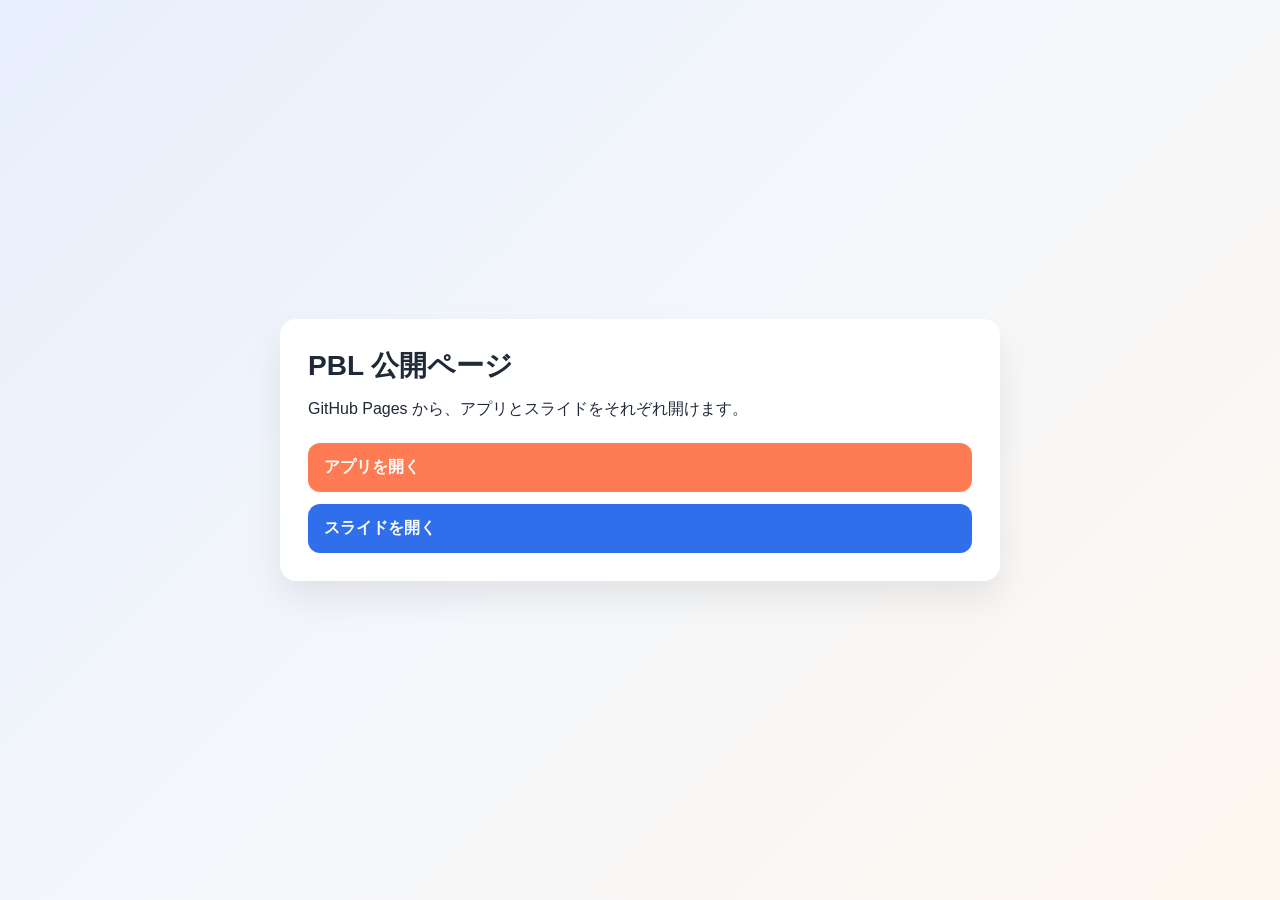
<file: index.html>
<!doctype html>
<html lang="ja">
  <head>
    <meta charset="UTF-8" />
    <meta name="viewport" content="width=device-width, initial-scale=1.0" />
    <title>PBL 公開ページ</title>
    <style>
      :root {
        --bg: #f5f7fb;
        --card: #ffffff;
        --text: #1f2937;
        --accent: #ff7b54;
      }
      * { box-sizing: border-box; }
      body {
        margin: 0;
        min-height: 100vh;
        display: grid;
        place-items: center;
        font-family: "Hiragino Kaku Gothic ProN", "Yu Gothic", sans-serif;
        background: linear-gradient(135deg, #e7eefc 0%, var(--bg) 50%, #fef7ef 100%);
        color: var(--text);
        padding: 24px;
      }
      .wrap {
        width: min(720px, 100%);
        background: var(--card);
        border-radius: 16px;
        padding: 28px;
        box-shadow: 0 18px 35px rgba(0, 0, 0, 0.08);
      }
      h1 { margin: 0 0 10px; font-size: 28px; }
      p { margin: 0 0 20px; line-height: 1.7; }
      .links { display: grid; gap: 12px; }
      a {
        display: block;
        text-decoration: none;
        color: #fff;
        background: var(--accent);
        padding: 14px 16px;
        border-radius: 12px;
        font-weight: 700;
      }
      a:nth-child(2) { background: #2f6feb; }
    </style>
  </head>
  <body>
    <main class="wrap">
      <h1>PBL 公開ページ</h1>
      <p>GitHub Pages から、アプリとスライドをそれぞれ開けます。</p>
      <div class="links">
        <a href="./app/">アプリを開く</a>
        <a href="./slides/">スライドを開く</a>
      </div>
    </main>
  </body>
</html>
</file>
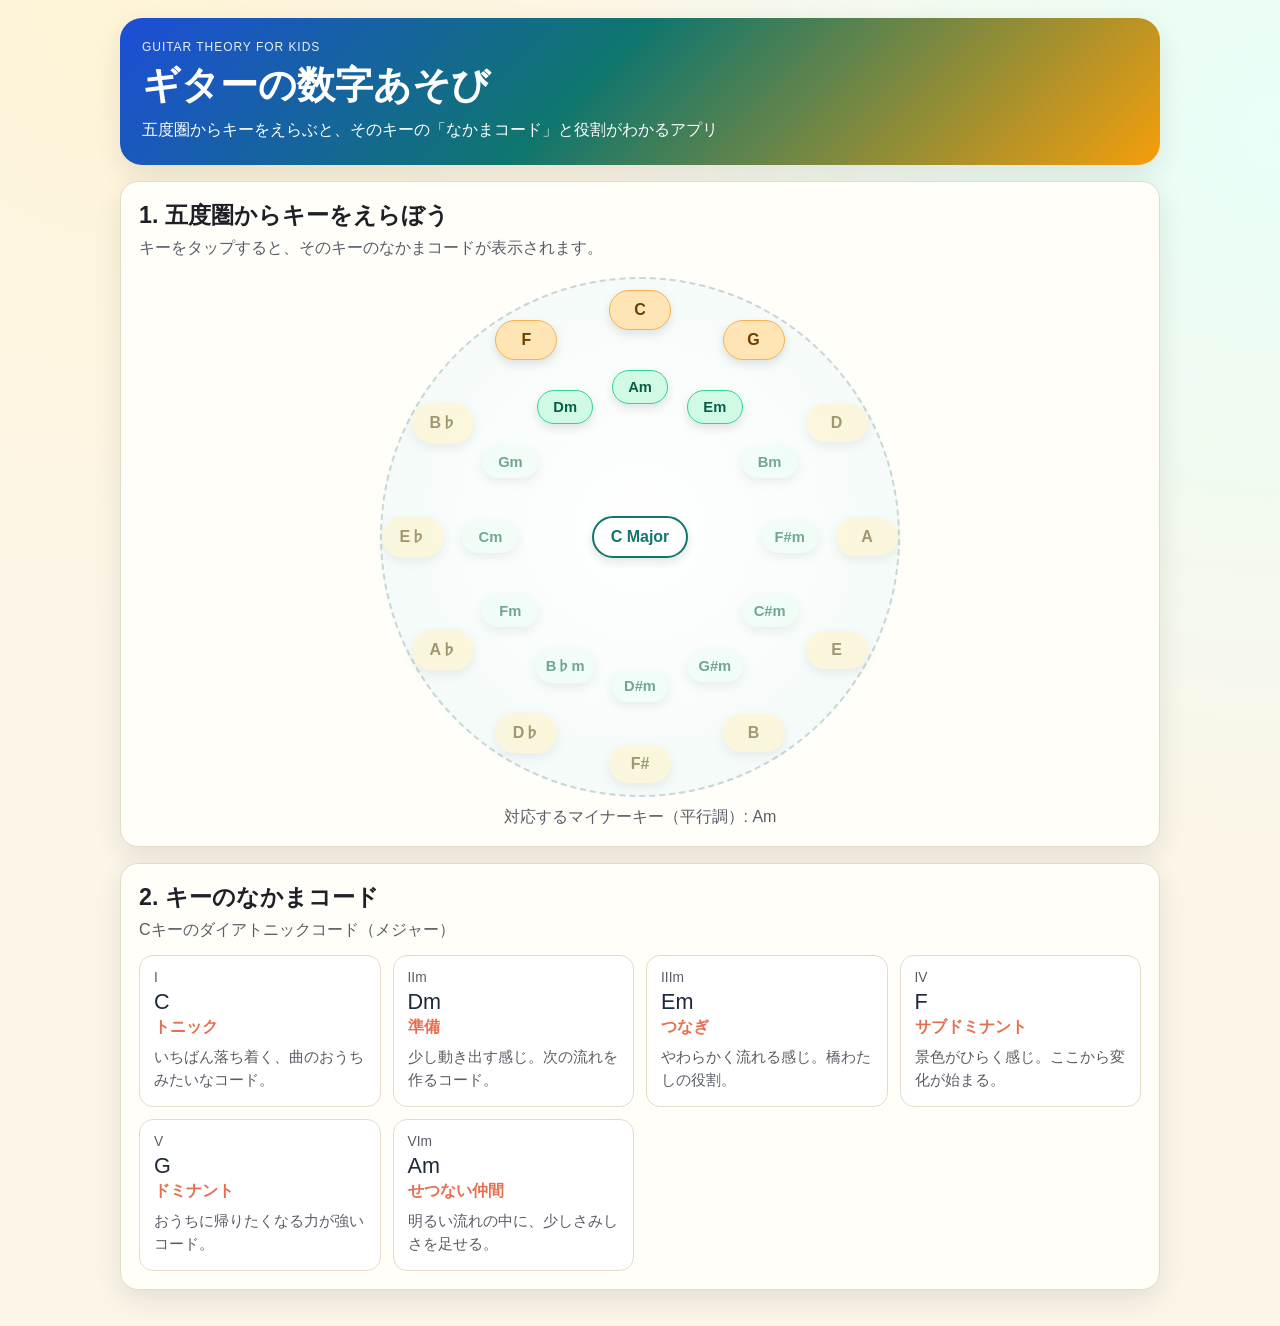
<file: app/index.html>
<!doctype html>
<html lang="ja">
  <head>
    <meta charset="UTF-8" />
    <meta name="viewport" content="width=device-width, initial-scale=1.0" />
    <title>ギターの数字あそび | 五度圏で学ぶダイアトニックコード</title>
    <link rel="stylesheet" href="./styles.css" />
  </head>
  <body>
    <main class="app-shell">
      <header class="hero">
        <p class="eyebrow">Guitar Theory for Kids</p>
        <h1>ギターの数字あそび</h1>
        <p class="hero-copy">五度圏からキーをえらぶと、そのキーの「なかまコード」と役割がわかるアプリ</p>
      </header>

      <section class="panel" aria-labelledby="home-title">
        <div class="panel-header">
          <h2 id="home-title">1. 五度圏からキーをえらぼう</h2>
          <p>キーをタップすると、そのキーのなかまコードが表示されます。</p>
        </div>

        <div class="circle-wrap" role="group" aria-label="五度圏キー選択">
          <div class="circle-note center-note" id="selected-key-chip" aria-live="polite">C</div>
          <div id="circle-notes-layer"></div>
        </div>

        <p id="parallel-minor" class="parallel-minor" aria-live="polite"></p>
      </section>

      <section class="panel" aria-labelledby="key-detail-title">
        <div class="panel-header">
          <h2 id="key-detail-title">2. キーのなかまコード</h2>
          <p id="key-description">キーを選ぶと、ここにダイアトニックコードが表示されます。</p>
        </div>

        <div id="diatonic-grid" class="diatonic-grid"></div>
      </section>
    </main>

    <script src="./app.js"></script>
  </body>
</html>
</file>
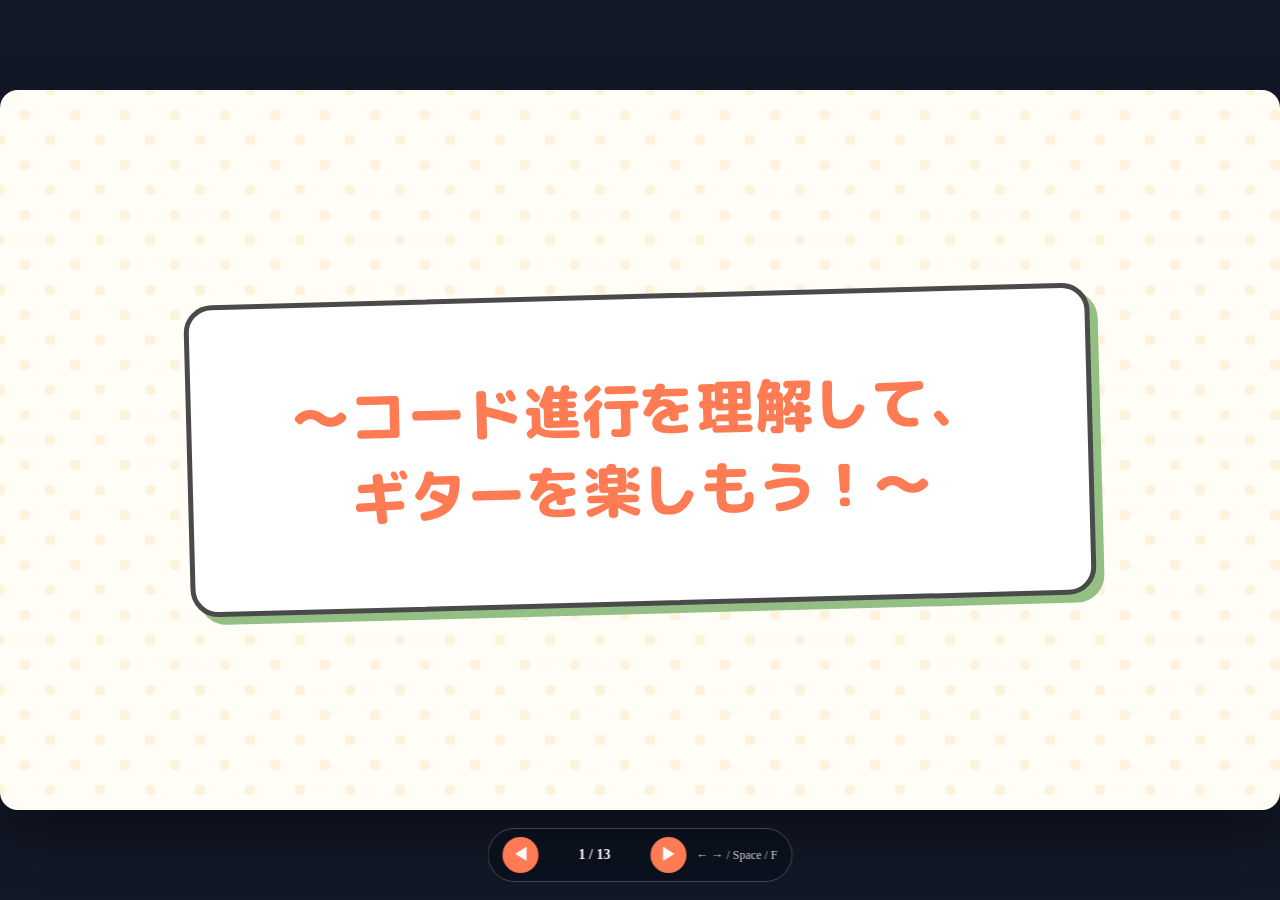
<file: slides/index.html>
<!doctype html>
<html lang="ja">
  <head>
    <meta charset="UTF-8" />
    <meta name="viewport" content="width=device-width, initial-scale=1.0" />
    <title>Slides</title>
    <meta http-equiv="refresh" content="0; url=./presentation.html" />
    <script>
      window.location.replace("./presentation.html");
    </script>
  </head>
  <body>
    <a href="./presentation.html">スライドを開く</a>
  </body>
</html>
</file>
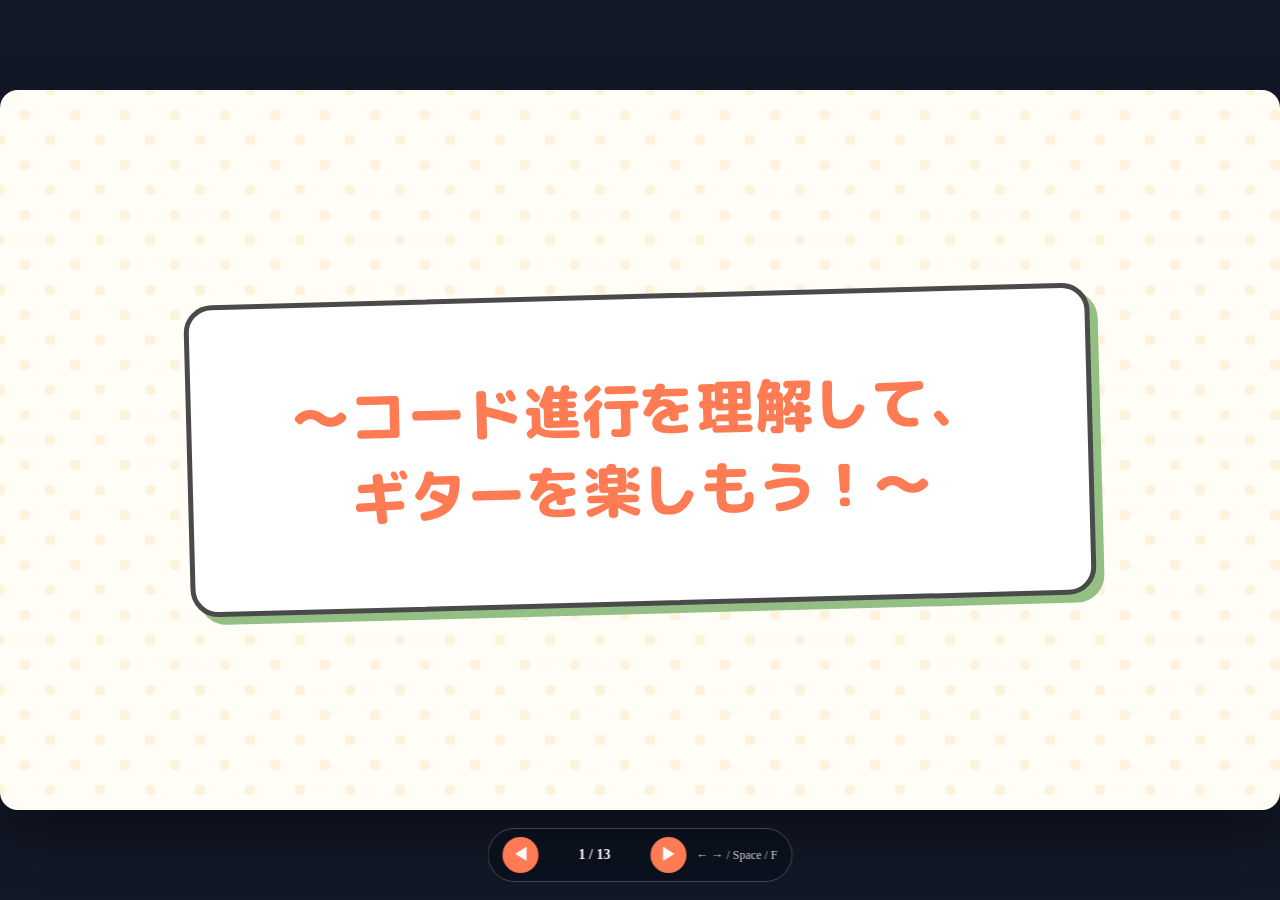
<file: presentation.html>
<!DOCTYPE html>
<html lang="ja">
<head>
    <meta charset="UTF-8">
    <meta name="viewport" content="width=device-width, initial-scale=1.0">
    <title>ギターを楽しもう！プレゼン資料</title>
    <link rel="preconnect" href="https://fonts.googleapis.com">
    <link rel="preconnect" href="https://fonts.gstatic.com" crossorigin>
    <!-- 小学生に親しみやすい丸文字フォント -->
    <link href="https://fonts.googleapis.com/css2?family=M+PLUS+Rounded+1c:wght@500;800&display=swap" rel="stylesheet">
    <link rel="stylesheet" href="https://cdnjs.cloudflare.com/ajax/libs/font-awesome/6.5.1/css/all.min.css">
    
    <style>
        /* --- 全体の基本設定 --- */
        * { box-sizing: border-box; }
        body {
            background-color: #cbd5e1;
            margin: 0; padding: 40px 0;
            display: flex; flex-direction: column; align-items: center; gap: 80px;
        }

        /* スライド枠 (1280x720) */
        .slide-container {
            width: 1280px; height: 720px;
            background-color: #fffdf5;
            border-radius: 24px;
            box-shadow: 0 20px 40px rgba(0, 0, 0, 0.15);
            display: flex; flex-direction: column;
            font-family: 'M PLUS Rounded 1c', sans-serif;
            padding: 50px 70px;
            position: relative;
            overflow: hidden;
            color: #444;
            page-break-after: always; /* 印刷時にページを区切る */
        }

        /* 背景ドット（PDFの雰囲気を再現） */
        .slide-container::before {
            content: ''; position: absolute; top: 0; left: 0; right: 0; bottom: 0;
            background-image: radial-gradient(#ffe0b2 15%, transparent 15%), radial-gradient(#ffe0b2 15%, transparent 15%);
            background-position: 0 0, 25px 25px; background-size: 50px 50px;
            opacity: 0.35; z-index: 0;
        }
        .slide-container > * { position: relative; z-index: 1; }

        /* 文字の基本スタイル */
        h1 { color: #ff7b54; font-size: 58px; font-weight: 800; text-align: center; line-height: 1.4; margin: 0; }
        h2 { font-size: 44px; color: #ff7b54; font-weight: 800; border-bottom: 6px dashed #ffb26b; padding-bottom: 12px; margin: 0 0 30px 0; width: 100%; }
        h3 { font-size: 46px; color: #ff7b54; font-weight: 800; margin: 0; }
        p { font-size: 30px; line-height: 1.6; margin: 0; font-weight: 500; }

        /* レイアウト */
        .content-area { flex-grow: 1; display: flex; flex-direction: column; justify-content: center; align-items: center; width: 100%; }
        .flex-row { display: flex; gap: 50px; width: 100%; align-items: center; justify-content: center; }
        .flex-col { display: flex; flex-direction: column; align-items: center; gap: 20px; }

        /* 装飾パーツ */
        .pop-box { background: white; border: 5px solid #4a4a4a; border-radius: 28px; box-shadow: 8px 8px 0px #ffb26b; padding: 35px; text-align: center; }
        .pop-box.green { box-shadow: 8px 8px 0px #93bf85; border-color: #93bf85; }
        .pop-box.yellow { background-color: #ffd56b; box-shadow: 8px 8px 0px #4a4a4a; border-color: #4a4a4a; }

        /* 吹き出し */
        .speech-bubble {
            position: relative; background: #fff; border: 5px solid #4a4a4a; border-radius: 35px;
            padding: 20px 35px; font-size: 32px; font-weight: 800; text-align: center;
            box-shadow: 6px 6px 0px #ffd56b; margin-bottom: 30px;
        }
        .speech-bubble::after {
            content: ''; position: absolute; bottom: -24px; left: 50%; transform: translateX(-50%);
            border-width: 24px 24px 0; border-style: solid; border-color: #4a4a4a transparent transparent transparent;
        }

        /* ★画像枠（差し替え用）★ */
        .image-frame {
            background-color: #f0f0f0; border: 6px dashed #bdc3c7; border-radius: 28px;
            display: flex; flex-direction: column; align-items: center; justify-content: center;
            color: #999; font-size: 22px; font-weight: 800; padding: 20px;
            width: 100%; height: 100%; overflow: hidden; position: relative;
            text-align: center;
        }
        .image-frame img { width: 100%; height: 100%; object-fit: cover; display: none; position: absolute; top: 0; left: 0; }
        .image-frame.has-image { border: none; padding: 0; }
        .image-frame.has-image .placeholder-text { display: none; }
        .image-frame.has-image img { display: block; }

        .big-arrow { font-size: 90px; color: #ff7b54; }

        /* 発表モード（HTML全画面スライド表示） */
        @media screen {
            body.presentation-mode {
                margin: 0;
                padding: 0;
                display: block;
                overflow: hidden;
                background: #121826;
            }
            body.presentation-mode .slide-container {
                position: fixed;
                top: 50%;
                left: 50%;
                margin: 0;
                display: none;
                border-radius: 18px;
                box-shadow: 0 24px 55px rgba(0, 0, 0, 0.4);
            }
            body.presentation-mode .slide-container.is-active { display: flex; }
            .slide-nav {
                position: fixed;
                left: 50%;
                bottom: 18px;
                transform: translateX(-50%);
                display: flex;
                align-items: center;
                gap: 10px;
                background: rgba(10, 16, 28, 0.78);
                color: #fff;
                border: 1px solid rgba(255, 255, 255, 0.22);
                border-radius: 999px;
                padding: 8px 14px;
                z-index: 9999;
                backdrop-filter: blur(6px);
            }
            .slide-nav button {
                border: none;
                background: #ff7b54;
                color: #fff;
                font-size: 16px;
                font-weight: 800;
                border-radius: 999px;
                width: 36px;
                height: 36px;
                cursor: pointer;
                line-height: 1;
            }
            .slide-nav button:hover { filter: brightness(1.08); }
            .slide-nav .slide-counter {
                min-width: 92px;
                text-align: center;
                font-size: 14px;
                font-weight: 800;
            }
            .slide-nav .slide-help {
                font-size: 12px;
                color: #d1d5db;
                white-space: nowrap;
            }
        }

        /* 印刷用設定（PDF書き出し時に必須） */
        @page {
            size: A4 landscape;
            margin: 6mm;
        }
        @media print {
            body { background: none; padding: 0; gap: 0; }
            .slide-container {
                width: 285mm;
                height: 160.3125mm; /* 16:9を維持しつつ印刷余白内に収める */
                margin: 0 auto;
                box-shadow: none;
                border-radius: 0;
                overflow: visible; /* はみ出しによる下側の見切れを防ぐ */
            }
            .slide-container:last-of-type { page-break-after: auto; }
        }
    </style>
</head>
<body>

<!-- 1. 表紙 -->
<div class="slide-container">
    <div class="content-area">
        <div class="pop-box" style="padding: 70px 100px; transform: rotate(-1.5deg); box-shadow: 8px 8px 0px #93bf85;">
            <!-- <p style="color: #93bf85; font-size: 38px; font-weight: 800; margin-bottom: 15px;">145</p> -->
            <h1>〜コード進行を理解して、<br>ギターを楽しもう！〜</h1>
        </div>
    </div>
</div>

<!-- 2. 今回の顧客(ターゲット) -->
<div class="slide-container">
    <h2>今回の顧客(ターゲット)</h2>
    <div class="content-area">
        <div class="flex-row">
            <div class="flex-col" style="flex: 1;">
                <div class="speech-bubble">もっと上手に<br>なりたい！</div>
                <!-- ★画像差し替えポイント -->
                <div class="image-frame has-image" style="height: 320px; width: 320px; border-radius: 50%;">
                    <div class="placeholder-text">画像枠<br><small>(悩んでいる男の子のイラスト)</small></div>
                    <img src="target-character.png" alt="Target Character">
                </div>
            </div>
            <div class="pop-box" style="flex: 1.2; padding: 55px;">
                <p style="font-size: 38px; font-weight: 800;">
                    ギターをやってみて、<br>
                    <span style="color: #ff7b54;">もっとうまくなりたい</span><br>
                    と思っている小学生
                </p>
            </div>
        </div>
    </div>
</div>

<!-- 3. お困りごとは...? -->
<div class="slide-container">
    <h2>お困りごとは...？</h2>
    <div class="content-area">
        <div class="pop-box green" style="width: 100%; padding: 20px; margin-bottom: 35px;">
            <p style="font-size: 34px; font-weight: 800;">最初は大丈夫でも、コードがだんだん雑になる...</p>
        </div>
        <div class="flex-row" style="align-items: stretch;">
            <div class="flex-col" style="flex: 1;">
                <!-- ★画像差し替えポイント -->
                <div class="image-frame has-image" style="height: 230px; border-color: #93bf85; color: #93bf85;">
                    <div class="placeholder-text">画像枠<br><small>(きれいなCコードの表)</small></div>
                    <img src="chord-clean.png" alt="Clean Chord">
                </div>
                <p style="font-size: 26px; font-weight: 800; margin-top: 10px;">「最初は、3本でしっかり!」</p>
            </div>
            <div class="big-arrow"><i class="fa-solid fa-arrow-right"></i></div>
            <div class="flex-col" style="flex: 1;">
                <!-- ★画像差し替えポイント -->
                <div class="image-frame has-image" style="height: 230px; border-color: #ff7b54; color: #ff7b54;">
                    <div class="placeholder-text">画像枠<br><small>(だんだん崩れるコードの表)</small></div>
                    <img src="chord-bad.png" alt="Bad Chord">
                </div>
                <p style="font-size: 26px; font-weight: 800; color: #ff7b54; margin-top: 10px;">「しかし、うわ、間に合わなかった...」</p>
            </div>
        </div>
    </div>
</div>

<!-- 4. そして... -->
<div class="slide-container">
    <h2>そして...</h2>
    <div class="content-area">
        <div class="flex-row" style="align-items: flex-start;">
            <div class="flex-col" style="flex: 1;">
                <div class="speech-bubble" style="font-size: 26px; padding: 15px 25px;">ヤバい！間違えた！</div>
                <!-- ★画像差し替えポイント -->
                <div class="image-frame has-image" style="height: 260px; width: 260px;">
                    <div class="placeholder-text">画像枠<br><small>(焦っている男の子のイラスト)</small></div>
                    <img src="panic-boy.png" alt="Panic">
                </div>
                <p style="font-size: 24px; font-weight: 800; margin-top: 10px;">焦ってしまい、たくさんのミスを...</p>
            </div>
            <div class="big-arrow" style="padding-top: 110px;"><i class="fa-solid fa-arrow-right"></i></div>
            <div class="flex-col" style="flex: 1; padding-top: 60px;">
                <p style="font-size: 34px; font-weight: 800; text-align: center;">
                    練習しよう....<br>↓<br>しかし、教本で<br>練習するも<br>覚えられず....
                </p>
                <i class="fa-solid fa-face-sad-tear" style="font-size: 90px; color: #bdc3c7; margin-top: 25px;"></i>
            </div>
        </div>
    </div>
</div>

<!-- 5. 問題(もんだい) -->
<div class="slide-container">
    <h2>問題(もんだい)</h2>
    <div class="content-area">
        <div class="pop-box" style="border-color: #ff7b54; box-shadow: 10px 10px 0px #ff7b54; padding: 50px 80px; margin-bottom: 50px;">
            <h3 style="font-size: 52px;">1曲に時間がかかる💦</h3>
        </div>
        <div class="flex-col" style="align-items: flex-start; width: 60%; gap: 30px;">
            <p style="font-size: 42px; font-weight: 800;"><i class="fa-solid fa-clock" style="color:#ffb26b; margin-right: 20px;"></i> 習得に時間がかかる</p>
            <p style="font-size: 42px; font-weight: 800;"><i class="fa-solid fa-arrow-trend-down" style="color:#93bf85; margin-right: 20px;"></i> 練習効率が低い</p>
        </div>
    </div>
</div>

<!-- 6. どうしてそうなるの?(原因) -->
<div class="slide-container">
    <h2>どうしてそうなるの?(原因)</h2>
    <div class="content-area">
        <div class="pop-box" style="margin-bottom: 45px; padding: 35px 60px;">
            <h3 style="font-size: 48px;"><span style="color: #ff7b54;">毎回ゼロから</span><br>覚えているから！</h3>
        </div>
        <div class="flex-row" style="margin-bottom: 35px;">
            <div class="pop-box green" style="padding: 20px 40px; font-size: 30px;">パターン理解なし🙅‍♂️</div>
            <div class="pop-box green" style="padding: 20px 40px; font-size: 30px;">暗記ベース😭</div>
        </div>
        <p style="color: #7f8c8d; font-weight: 800; font-size: 26px;">「同じようなコードでも、毎回新しく覚えてしまっているんだ...」</p>
    </div>
</div>

<!-- 7. はっ!!(気づき) -->
<div class="slide-container">
    <div class="content-area">
        <h2 style="font-size: 52px; border: none; margin-bottom: 25px;">はっ！！💡（気づき）</h2>
        <i class="fa-solid fa-lightbulb" style="font-size: 110px; color: #ffd56b; margin-bottom: 35px;"></i>
        <div class="pop-box yellow" style="padding: 60px 100px; transform: rotate(1deg);">
            <h3 style="font-size: 56px; color: #444;">コードには<br><span style="color: #ff7b54;">共通パターン</span>がある！</h3>
        </div>
    </div>
</div>

<!-- 8. どうすればいい? (解決策) -->
<div class="slide-container">
    <h2>どうすればいい? (解決策)</h2>
    <div class="content-area">
        <div class="flex-row" style="margin-bottom: 40px; width: 95%;">
            <div class="pop-box green" style="flex: 1; padding: 30px;">
                <i class="fa-solid fa-cubes" style="font-size: 60px; color: #93bf85; margin-bottom: 20px;"></i>
                <p style="font-weight: 800;">構造(しくみ)を<br>理解する</p>
            </div>
            <div class="pop-box green" style="flex: 1; padding: 30px;">
                <i class="fa-solid fa-music" style="font-size: 60px; color: #93bf85; margin-bottom: 20px;"></i>
                <p style="font-weight: 800;">音の関係を<br>知る</p>
            </div>
        </div>
        <i class="fa-solid fa-caret-down" style="font-size: 60px; margin-bottom: 25px;"></i>
        <div class="pop-box" style="background: #ff7b54; border-color: #4a4a4a; padding: 25px 90px;">
            <h3 style="color: white; font-size: 48px;">「暗記」から「理解」へ！</h3>
        </div>
    </div>
</div>

<!-- 9. デモ① コード理解アプリ -->
<div class="slide-container">
    <h2>デモ① コード理解アプリ</h2>
    <div class="content-area">
        <div class="flex-row">
            <div style="flex: 1;">
                <!-- ★画像差し替えポイント -->
                <div class="image-frame has-image" style="height: 380px;">
                    <div class="placeholder-text">画像枠<br><small>(アプリの画面)</small></div>
                    <img src="demo1-app.png" alt="Demo App 1">
                </div>
            </div>
            <div class="flex-col" style="flex: 1.2; align-items: flex-start;">
                <div class="pop-box" style="text-align: left; width: 100%; border-color: #bdc3c7; box-shadow: 6px 6px 0px #bdc3c7; margin-bottom: 25px; padding: 20px;">
                    <p style="font-size: 22px; color: #7f8c8d; font-weight: 800;">URL:</p>
                    <p style="font-size: 20px; font-family: monospace; word-break: break-all;">
                        <a href="https://kohtaronishimura.github.io/PBL/" target="_blank" rel="noopener noreferrer">https://kohtaronishimura.github.io/PBL/</a>
                    </p>
                </div>
                <div class="pop-box" style="width: 100%; padding: 25px;">
                    <p style="font-weight: 800; font-size: 28px;">構造を可視化して、<br>初心者でも理解しやすい！</p>
                </div>
            </div>
        </div>
    </div>
</div>

<!-- 10. しかし...! -->
<div class="slide-container">
    <div class="content-area">
        <h2 style="font-size: 60px; border: none; margin-bottom: 35px;">しかし...!</h2>
        <div class="pop-box" style="padding: 45px 70px; margin-bottom: 45px;">
            <p style="font-size: 38px; font-weight: 800;">コードの押さえ方が曖昧だと、<br>応用で止まってしまう💦</p>
        </div>
        <!-- ★画像差し替えポイント -->
        <div class="image-frame has-image" style="height: 220px; width: 220px; border-radius: 50%;">
            <div class="placeholder-text">画像枠<br><small>(困っているイラスト)</small></div>
            <img src="sad-face.png" alt="Confused Face">
        </div>
    </div>
</div>

<!-- 11. デモ② 学習支援アプリ -->
<div class="slide-container">
    <h2>デモ② 学習支援アプリ</h2>
    <div class="content-area">
        <div class="flex-row">
            <div style="flex: 1;">
                <!-- ★画像差し替えポイント -->
                <div class="image-frame has-image" style="height: 380px;">
                    <div class="placeholder-text">画像枠<br><small>(アプリの画面)</small></div>
                    <img src="demo2-app.png" alt="Demo App 2">
                </div>
            </div>
            <div class="flex-col" style="flex: 1.2; align-items: flex-start;">
                <div class="pop-box" style="text-align: left; width: 100%; border-color: #bdc3c7; box-shadow: 6px 6px 0px #bdc3c7; margin-bottom: 25px; padding: 20px;">
                    <p style="font-size: 22px; color: #7f8c8d; font-weight: 800;">URL:</p>
                    <p style="font-size: 20px; font-family: monospace; word-break: break-all;">
                        <a href="https://pbl-2026.onrender.com" target="_blank" rel="noopener noreferrer">https://pbl-2026.onrender.com</a>
                    </p>
                </div>
                <div class="pop-box" style="width: 100%; padding: 25px;">
                    <p style="font-weight: 800; font-size: 28px;">学習手順を整理し、<br>実際の練習につなげる！</p>
                </div>
            </div>
        </div>
    </div>
</div>

<!-- 12. どんなふうに変わる? -->
<div class="slide-container">
    <h2>どんなふうに変わる?</h2>
    <div class="content-area">
        <div class="flex-row" style="margin-bottom: 50px; align-items: stretch;">
            <div class="pop-box green" style="flex: 1; display: flex; flex-direction: column; justify-content: center; padding: 40px 20px;">
                <i class="fa-solid fa-rocket" style="font-size: 70px; color: #93bf85; margin-bottom: 20px;"></i>
                <p style="font-weight: 800; font-size: 34px;">習得スピードが<br>上がる！</p>
            </div>
            <div class="pop-box green" style="flex: 1; display: flex; flex-direction: column; justify-content: center; padding: 40px 20px;">
                <i class="fa-solid fa-check-double" style="font-size: 70px; color: #93bf85; margin-bottom: 20px;"></i>
                <p style="font-weight: 800; font-size: 34px;">演奏のミスが<br>減る！</p>
            </div>
        </div>
        <div class="pop-box yellow" style="width: 85%; transform: rotate(-1deg);">
            <h3 style="font-size: 54px; color: #444;">自信がつく✨</h3>
        </div>
    </div>
</div>

<!-- 13. まとめ -->
<div class="slide-container">
    <h2>まとめ</h2>
    <div class="content-area">
        <div class="pop-box" style="width: 90%; text-align: left; padding: 45px 70px; margin-bottom: 45px; border-color: #bdc3c7; box-shadow: none; background: #fffdf5;">
            <p style="margin-bottom: 20px; font-size: 36px;"><span style="color: #ff7b54; font-weight: 800;">問題：</span>効率が悪い</p>
            <p style="margin-bottom: 20px; font-size: 36px;"><span style="color: #ff7b54; font-weight: 800;">原因：</span>理解不足</p>
            <p style="font-size: 36px;"><span style="color: #ff7b54; font-weight: 800;">解決：</span>コード理論</p>
        </div>
        <div class="pop-box" style="width: 95%; background: #ff7b54; border-color: #4a4a4a; padding: 25px;">
            <p style="font-size: 42px; color: white; font-weight: 800; margin: 0;">「理解」が成長を加速する！🎸</p>
        </div>
    </div>
</div>

<div class="slide-nav" aria-label="スライド操作">
    <button id="prev-slide" type="button" aria-label="前へ">◀</button>
    <div id="slide-counter" class="slide-counter">1 / 13</div>
    <button id="next-slide" type="button" aria-label="次へ">▶</button>
    <div class="slide-help">← → / Space / F</div>
</div>

<script>
    (function () {
        const slides = Array.from(document.querySelectorAll('.slide-container'));
        if (!slides.length) return;

        const baseWidth = 1280;
        const baseHeight = 720;
        let current = 0;

        const body = document.body;
        const counter = document.getElementById('slide-counter');
        const prevBtn = document.getElementById('prev-slide');
        const nextBtn = document.getElementById('next-slide');

        body.classList.add('presentation-mode');

        function fitSlide() {
            const scale = Math.min(window.innerWidth / baseWidth, window.innerHeight / baseHeight);
            const activeSlide = slides[current];
            if (!activeSlide) return;
            activeSlide.style.transform = "translate(-50%, -50%) scale(" + scale + ")";
        }

        function render() {
            slides.forEach((slide, index) => {
                const isActive = index === current;
                slide.classList.toggle('is-active', isActive);
                if (!isActive) slide.style.transform = '';
            });
            counter.textContent = (current + 1) + " / " + slides.length;
            prevBtn.disabled = current === 0;
            nextBtn.disabled = current === slides.length - 1;
            fitSlide();
        }

        function goNext() {
            if (current >= slides.length - 1) return;
            current += 1;
            render();
        }

        function goPrev() {
            if (current <= 0) return;
            current -= 1;
            render();
        }

        function toggleFullscreen() {
            if (!document.fullscreenElement) {
                document.documentElement.requestFullscreen().catch(function () {});
            } else {
                document.exitFullscreen().catch(function () {});
            }
        }

        document.addEventListener('keydown', function (event) {
            const target = event.target;
            if (target && (target.tagName === 'INPUT' || target.tagName === 'TEXTAREA' || target.isContentEditable)) {
                return;
            }
            if (event.key === 'ArrowRight' || event.key === 'PageDown' || event.key === ' ') {
                event.preventDefault();
                goNext();
                return;
            }
            if (event.key === 'ArrowLeft' || event.key === 'PageUp' || event.key === 'Backspace') {
                event.preventDefault();
                goPrev();
                return;
            }
            if (event.key === 'Home') {
                current = 0;
                render();
                return;
            }
            if (event.key === 'End') {
                current = slides.length - 1;
                render();
                return;
            }
            if (event.key.toLowerCase() === 'f') {
                toggleFullscreen();
            }
        });

        prevBtn.addEventListener('click', goPrev);
        nextBtn.addEventListener('click', goNext);
        window.addEventListener('resize', fitSlide);

        let touchStartX = null;
        window.addEventListener('touchstart', function (event) {
            if (event.changedTouches.length) touchStartX = event.changedTouches[0].screenX;
        }, { passive: true });
        window.addEventListener('touchend', function (event) {
            if (touchStartX === null || !event.changedTouches.length) return;
            const diff = event.changedTouches[0].screenX - touchStartX;
            if (Math.abs(diff) > 40) {
                if (diff < 0) goNext();
                else goPrev();
            }
            touchStartX = null;
        }, { passive: true });

        render();
    })();
</script>

</body>
</html>
</file>
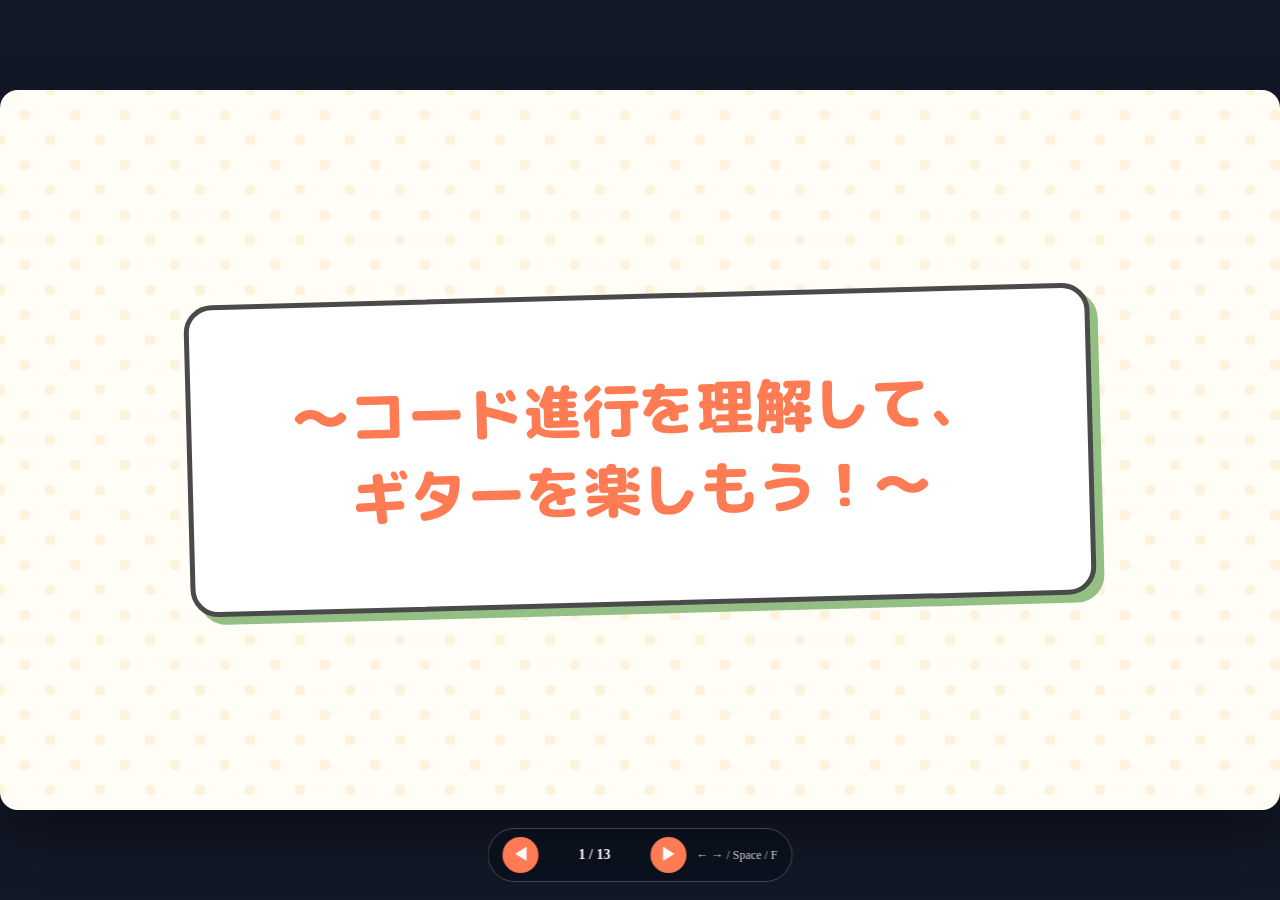
<file: slides/presentation.html>
<!DOCTYPE html>
<html lang="ja">
<head>
    <meta charset="UTF-8">
    <meta name="viewport" content="width=device-width, initial-scale=1.0">
    <title>ギターを楽しもう！プレゼン資料</title>
    <link rel="preconnect" href="https://fonts.googleapis.com">
    <link rel="preconnect" href="https://fonts.gstatic.com" crossorigin>
    <!-- 小学生に親しみやすい丸文字フォント -->
    <link href="https://fonts.googleapis.com/css2?family=M+PLUS+Rounded+1c:wght@500;800&display=swap" rel="stylesheet">
    <link rel="stylesheet" href="https://cdnjs.cloudflare.com/ajax/libs/font-awesome/6.5.1/css/all.min.css">
    
    <style>
        /* --- 全体の基本設定 --- */
        * { box-sizing: border-box; }
        body {
            background-color: #cbd5e1;
            margin: 0; padding: 40px 0;
            display: flex; flex-direction: column; align-items: center; gap: 80px;
        }

        /* スライド枠 (1280x720) */
        .slide-container {
            width: 1280px; height: 720px;
            background-color: #fffdf5;
            border-radius: 24px;
            box-shadow: 0 20px 40px rgba(0, 0, 0, 0.15);
            display: flex; flex-direction: column;
            font-family: 'M PLUS Rounded 1c', sans-serif;
            padding: 50px 70px;
            position: relative;
            overflow: hidden;
            color: #444;
            page-break-after: always; /* 印刷時にページを区切る */
        }

        /* 背景ドット（PDFの雰囲気を再現） */
        .slide-container::before {
            content: ''; position: absolute; top: 0; left: 0; right: 0; bottom: 0;
            background-image: radial-gradient(#ffe0b2 15%, transparent 15%), radial-gradient(#ffe0b2 15%, transparent 15%);
            background-position: 0 0, 25px 25px; background-size: 50px 50px;
            opacity: 0.35; z-index: 0;
        }
        .slide-container > * { position: relative; z-index: 1; }

        /* 文字の基本スタイル */
        h1 { color: #ff7b54; font-size: 58px; font-weight: 800; text-align: center; line-height: 1.4; margin: 0; }
        h2 { font-size: 44px; color: #ff7b54; font-weight: 800; border-bottom: 6px dashed #ffb26b; padding-bottom: 12px; margin: 0 0 30px 0; width: 100%; }
        h3 { font-size: 46px; color: #ff7b54; font-weight: 800; margin: 0; }
        p { font-size: 30px; line-height: 1.6; margin: 0; font-weight: 500; }

        /* レイアウト */
        .content-area { flex-grow: 1; display: flex; flex-direction: column; justify-content: center; align-items: center; width: 100%; }
        .flex-row { display: flex; gap: 50px; width: 100%; align-items: center; justify-content: center; }
        .flex-col { display: flex; flex-direction: column; align-items: center; gap: 20px; }

        /* 装飾パーツ */
        .pop-box { background: white; border: 5px solid #4a4a4a; border-radius: 28px; box-shadow: 8px 8px 0px #ffb26b; padding: 35px; text-align: center; }
        .pop-box.green { box-shadow: 8px 8px 0px #93bf85; border-color: #93bf85; }
        .pop-box.yellow { background-color: #ffd56b; box-shadow: 8px 8px 0px #4a4a4a; border-color: #4a4a4a; }

        /* 吹き出し */
        .speech-bubble {
            position: relative; background: #fff; border: 5px solid #4a4a4a; border-radius: 35px;
            padding: 20px 35px; font-size: 32px; font-weight: 800; text-align: center;
            box-shadow: 6px 6px 0px #ffd56b; margin-bottom: 30px;
        }
        .speech-bubble::after {
            content: ''; position: absolute; bottom: -24px; left: 50%; transform: translateX(-50%);
            border-width: 24px 24px 0; border-style: solid; border-color: #4a4a4a transparent transparent transparent;
        }

        /* ★画像枠（差し替え用）★ */
        .image-frame {
            background-color: #f0f0f0; border: 6px dashed #bdc3c7; border-radius: 28px;
            display: flex; flex-direction: column; align-items: center; justify-content: center;
            color: #999; font-size: 22px; font-weight: 800; padding: 20px;
            width: 100%; height: 100%; overflow: hidden; position: relative;
            text-align: center;
        }
        .image-frame img { width: 100%; height: 100%; object-fit: cover; display: none; position: absolute; top: 0; left: 0; }
        .image-frame.has-image { border: none; padding: 0; }
        .image-frame.has-image .placeholder-text { display: none; }
        .image-frame.has-image img { display: block; }

        .big-arrow { font-size: 90px; color: #ff7b54; }

        /* 発表モード（HTML全画面スライド表示） */
        @media screen {
            body.presentation-mode {
                margin: 0;
                padding: 0;
                display: block;
                overflow: hidden;
                background: #121826;
            }
            body.presentation-mode .slide-container {
                position: fixed;
                top: 50%;
                left: 50%;
                margin: 0;
                display: none;
                border-radius: 18px;
                box-shadow: 0 24px 55px rgba(0, 0, 0, 0.4);
            }
            body.presentation-mode .slide-container.is-active { display: flex; }
            .slide-nav {
                position: fixed;
                left: 50%;
                bottom: 18px;
                transform: translateX(-50%);
                display: flex;
                align-items: center;
                gap: 10px;
                background: rgba(10, 16, 28, 0.78);
                color: #fff;
                border: 1px solid rgba(255, 255, 255, 0.22);
                border-radius: 999px;
                padding: 8px 14px;
                z-index: 9999;
                backdrop-filter: blur(6px);
            }
            .slide-nav button {
                border: none;
                background: #ff7b54;
                color: #fff;
                font-size: 16px;
                font-weight: 800;
                border-radius: 999px;
                width: 36px;
                height: 36px;
                cursor: pointer;
                line-height: 1;
            }
            .slide-nav button:hover { filter: brightness(1.08); }
            .slide-nav .slide-counter {
                min-width: 92px;
                text-align: center;
                font-size: 14px;
                font-weight: 800;
            }
            .slide-nav .slide-help {
                font-size: 12px;
                color: #d1d5db;
                white-space: nowrap;
            }
        }

        /* 印刷用設定（PDF書き出し時に必須） */
        @page {
            size: A4 landscape;
            margin: 6mm;
        }
        @media print {
            body { background: none; padding: 0; gap: 0; }
            .slide-container {
                width: 285mm;
                height: 160.3125mm; /* 16:9を維持しつつ印刷余白内に収める */
                margin: 0 auto;
                box-shadow: none;
                border-radius: 0;
                overflow: visible; /* はみ出しによる下側の見切れを防ぐ */
            }
            .slide-container:last-of-type { page-break-after: auto; }
        }
    </style>
</head>
<body>

<!-- 1. 表紙 -->
<div class="slide-container">
    <div class="content-area">
        <div class="pop-box" style="padding: 70px 100px; transform: rotate(-1.5deg); box-shadow: 8px 8px 0px #93bf85;">
            <!-- <p style="color: #93bf85; font-size: 38px; font-weight: 800; margin-bottom: 15px;">145</p> -->
            <h1>〜コード進行を理解して、<br>ギターを楽しもう！〜</h1>
        </div>
    </div>
</div>

<!-- 2. 今回の顧客(ターゲット) -->
<div class="slide-container">
    <h2>今回の顧客(ターゲット)</h2>
    <div class="content-area">
        <div class="flex-row">
            <div class="flex-col" style="flex: 1;">
                <div class="speech-bubble">もっと上手に<br>なりたい！</div>
                <!-- ★画像差し替えポイント -->
                <div class="image-frame has-image" style="height: 320px; width: 320px; border-radius: 50%;">
                    <div class="placeholder-text">画像枠<br><small>(悩んでいる男の子のイラスト)</small></div>
                    <img src="target-character.png" alt="Target Character">
                </div>
            </div>
            <div class="pop-box" style="flex: 1.2; padding: 55px;">
                <p style="font-size: 38px; font-weight: 800;">
                    ギターをやってみて、<br>
                    <span style="color: #ff7b54;">もっとうまくなりたい</span><br>
                    と思っている小学生
                </p>
            </div>
        </div>
    </div>
</div>

<!-- 3. お困りごとは...? -->
<div class="slide-container">
    <h2>お困りごとは...？</h2>
    <div class="content-area">
        <div class="pop-box green" style="width: 100%; padding: 20px; margin-bottom: 35px;">
            <p style="font-size: 34px; font-weight: 800;">最初は大丈夫でも、コードがだんだん雑になる...</p>
        </div>
        <div class="flex-row" style="align-items: stretch;">
            <div class="flex-col" style="flex: 1;">
                <!-- ★画像差し替えポイント -->
                <div class="image-frame has-image" style="height: 230px; border-color: #93bf85; color: #93bf85;">
                    <div class="placeholder-text">画像枠<br><small>(きれいなCコードの表)</small></div>
                    <img src="chord-clean.png" alt="Clean Chord">
                </div>
                <p style="font-size: 26px; font-weight: 800; margin-top: 10px;">「最初は、3本でしっかり!」</p>
            </div>
            <div class="big-arrow"><i class="fa-solid fa-arrow-right"></i></div>
            <div class="flex-col" style="flex: 1;">
                <!-- ★画像差し替えポイント -->
                <div class="image-frame has-image" style="height: 230px; border-color: #ff7b54; color: #ff7b54;">
                    <div class="placeholder-text">画像枠<br><small>(だんだん崩れるコードの表)</small></div>
                    <img src="chord-bad.png" alt="Bad Chord">
                </div>
                <p style="font-size: 26px; font-weight: 800; color: #ff7b54; margin-top: 10px;">「しかし、うわ、間に合わなかった...」</p>
            </div>
        </div>
    </div>
</div>

<!-- 4. そして... -->
<div class="slide-container">
    <h2>そして...</h2>
    <div class="content-area">
        <div class="flex-row" style="align-items: flex-start;">
            <div class="flex-col" style="flex: 1;">
                <div class="speech-bubble" style="font-size: 26px; padding: 15px 25px;">ヤバい！間違えた！</div>
                <!-- ★画像差し替えポイント -->
                <div class="image-frame has-image" style="height: 260px; width: 260px;">
                    <div class="placeholder-text">画像枠<br><small>(焦っている男の子のイラスト)</small></div>
                    <img src="panic-boy.png" alt="Panic">
                </div>
                <p style="font-size: 24px; font-weight: 800; margin-top: 10px;">焦ってしまい、たくさんのミスを...</p>
            </div>
            <div class="big-arrow" style="padding-top: 110px;"><i class="fa-solid fa-arrow-right"></i></div>
            <div class="flex-col" style="flex: 1; padding-top: 60px;">
                <p style="font-size: 34px; font-weight: 800; text-align: center;">
                    練習しよう....<br>↓<br>しかし、教本で<br>練習するも<br>覚えられず....
                </p>
                <i class="fa-solid fa-face-sad-tear" style="font-size: 90px; color: #bdc3c7; margin-top: 25px;"></i>
            </div>
        </div>
    </div>
</div>

<!-- 5. 問題(もんだい) -->
<div class="slide-container">
    <h2>問題(もんだい)</h2>
    <div class="content-area">
        <div class="pop-box" style="border-color: #ff7b54; box-shadow: 10px 10px 0px #ff7b54; padding: 50px 80px; margin-bottom: 50px;">
            <h3 style="font-size: 52px;">1曲に時間がかかる💦</h3>
        </div>
        <div class="flex-col" style="align-items: flex-start; width: 60%; gap: 30px;">
            <p style="font-size: 42px; font-weight: 800;"><i class="fa-solid fa-clock" style="color:#ffb26b; margin-right: 20px;"></i> 習得に時間がかかる</p>
            <p style="font-size: 42px; font-weight: 800;"><i class="fa-solid fa-arrow-trend-down" style="color:#93bf85; margin-right: 20px;"></i> 練習効率が低い</p>
        </div>
    </div>
</div>

<!-- 6. どうしてそうなるの?(原因) -->
<div class="slide-container">
    <h2>どうしてそうなるの?(原因)</h2>
    <div class="content-area">
        <div class="pop-box" style="margin-bottom: 45px; padding: 35px 60px;">
            <h3 style="font-size: 48px;"><span style="color: #ff7b54;">毎回ゼロから</span><br>覚えているから！</h3>
        </div>
        <div class="flex-row" style="margin-bottom: 35px;">
            <div class="pop-box green" style="padding: 20px 40px; font-size: 30px;">パターン理解なし🙅‍♂️</div>
            <div class="pop-box green" style="padding: 20px 40px; font-size: 30px;">暗記ベース😭</div>
        </div>
        <p style="color: #7f8c8d; font-weight: 800; font-size: 26px;">「同じようなコードでも、毎回新しく覚えてしまっているんだ...」</p>
    </div>
</div>

<!-- 7. はっ!!(気づき) -->
<div class="slide-container">
    <div class="content-area">
        <h2 style="font-size: 52px; border: none; margin-bottom: 25px;">はっ！！💡（気づき）</h2>
        <i class="fa-solid fa-lightbulb" style="font-size: 110px; color: #ffd56b; margin-bottom: 35px;"></i>
        <div class="pop-box yellow" style="padding: 60px 100px; transform: rotate(1deg);">
            <h3 style="font-size: 56px; color: #444;">コードには<br><span style="color: #ff7b54;">共通パターン</span>がある！</h3>
        </div>
    </div>
</div>

<!-- 8. どうすればいい? (解決策) -->
<div class="slide-container">
    <h2>どうすればいい? (解決策)</h2>
    <div class="content-area">
        <div class="flex-row" style="margin-bottom: 40px; width: 95%;">
            <div class="pop-box green" style="flex: 1; padding: 30px;">
                <i class="fa-solid fa-cubes" style="font-size: 60px; color: #93bf85; margin-bottom: 20px;"></i>
                <p style="font-weight: 800;">構造(しくみ)を<br>理解する</p>
            </div>
            <div class="pop-box green" style="flex: 1; padding: 30px;">
                <i class="fa-solid fa-music" style="font-size: 60px; color: #93bf85; margin-bottom: 20px;"></i>
                <p style="font-weight: 800;">音の関係を<br>知る</p>
            </div>
        </div>
        <i class="fa-solid fa-caret-down" style="font-size: 60px; margin-bottom: 25px;"></i>
        <div class="pop-box" style="background: #ff7b54; border-color: #4a4a4a; padding: 25px 90px;">
            <h3 style="color: white; font-size: 48px;">「暗記」から「理解」へ！</h3>
        </div>
    </div>
</div>

<!-- 9. デモ① コード理解アプリ -->
<div class="slide-container">
    <h2>デモ① コード理解アプリ</h2>
    <div class="content-area">
        <div class="flex-row">
            <div style="flex: 1;">
                <!-- ★画像差し替えポイント -->
                <div class="image-frame has-image" style="height: 380px;">
                    <div class="placeholder-text">画像枠<br><small>(アプリの画面)</small></div>
                    <img src="demo1-app.png" alt="Demo App 1">
                </div>
            </div>
            <div class="flex-col" style="flex: 1.2; align-items: flex-start;">
                <div class="pop-box" style="text-align: left; width: 100%; border-color: #bdc3c7; box-shadow: 6px 6px 0px #bdc3c7; margin-bottom: 25px; padding: 20px;">
                    <p style="font-size: 22px; color: #7f8c8d; font-weight: 800;">URL:</p>
                    <p style="font-size: 20px; font-family: monospace; word-break: break-all;">
                        <a href="../app/" target="_blank" rel="noopener noreferrer">../app/</a>
                    </p>
                </div>
                <div class="pop-box" style="width: 100%; padding: 25px;">
                    <p style="font-weight: 800; font-size: 28px;">構造を可視化して、<br>初心者でも理解しやすい！</p>
                </div>
            </div>
        </div>
    </div>
</div>

<!-- 10. しかし...! -->
<div class="slide-container">
    <div class="content-area">
        <h2 style="font-size: 60px; border: none; margin-bottom: 35px;">しかし...!</h2>
        <div class="pop-box" style="padding: 45px 70px; margin-bottom: 45px;">
            <p style="font-size: 38px; font-weight: 800;">コードの押さえ方が曖昧だと、<br>応用で止まってしまう💦</p>
        </div>
        <!-- ★画像差し替えポイント -->
        <div class="image-frame has-image" style="height: 220px; width: 220px; border-radius: 50%;">
            <div class="placeholder-text">画像枠<br><small>(困っているイラスト)</small></div>
            <img src="sad-face.png" alt="Confused Face">
        </div>
    </div>
</div>

<!-- 11. デモ② 学習支援アプリ -->
<div class="slide-container">
    <h2>デモ② 学習支援アプリ</h2>
    <div class="content-area">
        <div class="flex-row">
            <div style="flex: 1;">
                <!-- ★画像差し替えポイント -->
                <div class="image-frame has-image" style="height: 380px;">
                    <div class="placeholder-text">画像枠<br><small>(アプリの画面)</small></div>
                    <img src="demo2-app.png" alt="Demo App 2">
                </div>
            </div>
            <div class="flex-col" style="flex: 1.2; align-items: flex-start;">
                <div class="pop-box" style="text-align: left; width: 100%; border-color: #bdc3c7; box-shadow: 6px 6px 0px #bdc3c7; margin-bottom: 25px; padding: 20px;">
                    <p style="font-size: 22px; color: #7f8c8d; font-weight: 800;">URL:</p>
                    <p style="font-size: 20px; font-family: monospace; word-break: break-all;">
                        <a href="https://pbl-2026.onrender.com" target="_blank" rel="noopener noreferrer">https://pbl-2026.onrender.com</a>
                    </p>
                </div>
                <div class="pop-box" style="width: 100%; padding: 25px;">
                    <p style="font-weight: 800; font-size: 28px;">学習手順を整理し、<br>実際の練習につなげる！</p>
                </div>
            </div>
        </div>
    </div>
</div>

<!-- 12. どんなふうに変わる? -->
<div class="slide-container">
    <h2>どんなふうに変わる?</h2>
    <div class="content-area">
        <div class="flex-row" style="margin-bottom: 50px; align-items: stretch;">
            <div class="pop-box green" style="flex: 1; display: flex; flex-direction: column; justify-content: center; padding: 40px 20px;">
                <i class="fa-solid fa-rocket" style="font-size: 70px; color: #93bf85; margin-bottom: 20px;"></i>
                <p style="font-weight: 800; font-size: 34px;">習得スピードが<br>上がる！</p>
            </div>
            <div class="pop-box green" style="flex: 1; display: flex; flex-direction: column; justify-content: center; padding: 40px 20px;">
                <i class="fa-solid fa-check-double" style="font-size: 70px; color: #93bf85; margin-bottom: 20px;"></i>
                <p style="font-weight: 800; font-size: 34px;">演奏のミスが<br>減る！</p>
            </div>
        </div>
        <div class="pop-box yellow" style="width: 85%; transform: rotate(-1deg);">
            <h3 style="font-size: 54px; color: #444;">自信がつく✨</h3>
        </div>
    </div>
</div>

<!-- 13. まとめ -->
<div class="slide-container">
    <h2>まとめ</h2>
    <div class="content-area">
        <div class="pop-box" style="width: 90%; text-align: left; padding: 45px 70px; margin-bottom: 45px; border-color: #bdc3c7; box-shadow: none; background: #fffdf5;">
            <p style="margin-bottom: 20px; font-size: 36px;"><span style="color: #ff7b54; font-weight: 800;">問題：</span>効率が悪い</p>
            <p style="margin-bottom: 20px; font-size: 36px;"><span style="color: #ff7b54; font-weight: 800;">原因：</span>理解不足</p>
            <p style="font-size: 36px;"><span style="color: #ff7b54; font-weight: 800;">解決：</span>コード理論</p>
        </div>
        <div class="pop-box" style="width: 95%; background: #ff7b54; border-color: #4a4a4a; padding: 25px;">
            <p style="font-size: 42px; color: white; font-weight: 800; margin: 0;">「理解」が成長を加速する！🎸</p>
        </div>
    </div>
</div>

<div class="slide-nav" aria-label="スライド操作">
    <button id="prev-slide" type="button" aria-label="前へ">◀</button>
    <div id="slide-counter" class="slide-counter">1 / 13</div>
    <button id="next-slide" type="button" aria-label="次へ">▶</button>
    <div class="slide-help">← → / Space / F</div>
</div>

<script>
    (function () {
        const slides = Array.from(document.querySelectorAll('.slide-container'));
        if (!slides.length) return;

        const baseWidth = 1280;
        const baseHeight = 720;
        let current = 0;

        const body = document.body;
        const counter = document.getElementById('slide-counter');
        const prevBtn = document.getElementById('prev-slide');
        const nextBtn = document.getElementById('next-slide');

        body.classList.add('presentation-mode');

        function fitSlide() {
            const scale = Math.min(window.innerWidth / baseWidth, window.innerHeight / baseHeight);
            const activeSlide = slides[current];
            if (!activeSlide) return;
            activeSlide.style.transform = "translate(-50%, -50%) scale(" + scale + ")";
        }

        function render() {
            slides.forEach((slide, index) => {
                const isActive = index === current;
                slide.classList.toggle('is-active', isActive);
                if (!isActive) slide.style.transform = '';
            });
            counter.textContent = (current + 1) + " / " + slides.length;
            prevBtn.disabled = current === 0;
            nextBtn.disabled = current === slides.length - 1;
            fitSlide();
        }

        function goNext() {
            if (current >= slides.length - 1) return;
            current += 1;
            render();
        }

        function goPrev() {
            if (current <= 0) return;
            current -= 1;
            render();
        }

        function toggleFullscreen() {
            if (!document.fullscreenElement) {
                document.documentElement.requestFullscreen().catch(function () {});
            } else {
                document.exitFullscreen().catch(function () {});
            }
        }

        document.addEventListener('keydown', function (event) {
            const target = event.target;
            if (target && (target.tagName === 'INPUT' || target.tagName === 'TEXTAREA' || target.isContentEditable)) {
                return;
            }
            if (event.key === 'ArrowRight' || event.key === 'PageDown' || event.key === ' ') {
                event.preventDefault();
                goNext();
                return;
            }
            if (event.key === 'ArrowLeft' || event.key === 'PageUp' || event.key === 'Backspace') {
                event.preventDefault();
                goPrev();
                return;
            }
            if (event.key === 'Home') {
                current = 0;
                render();
                return;
            }
            if (event.key === 'End') {
                current = slides.length - 1;
                render();
                return;
            }
            if (event.key.toLowerCase() === 'f') {
                toggleFullscreen();
            }
        });

        prevBtn.addEventListener('click', goPrev);
        nextBtn.addEventListener('click', goNext);
        window.addEventListener('resize', fitSlide);

        let touchStartX = null;
        window.addEventListener('touchstart', function (event) {
            if (event.changedTouches.length) touchStartX = event.changedTouches[0].screenX;
        }, { passive: true });
        window.addEventListener('touchend', function (event) {
            if (touchStartX === null || !event.changedTouches.length) return;
            const diff = event.changedTouches[0].screenX - touchStartX;
            if (Math.abs(diff) > 40) {
                if (diff < 0) goNext();
                else goPrev();
            }
            touchStartX = null;
        }, { passive: true });

        render();
    })();
</script>

</body>
</html>
</file>
<file: app/styles.css>
:root {
  --bg: #fbf6e8;
  --paper: #fffef9;
  --ink: #1f1f28;
  --muted: #595c66;
  --line: #e4dcc6;
  --accent: #0f766e;
  --accent-2: #f59e0b;
  --accent-3: #e76f51;
  --radius: 18px;
  --shadow: 0 10px 28px rgba(31, 31, 40, 0.1);
}

* {
  box-sizing: border-box;
}

body {
  margin: 0;
  min-height: 100vh;
  color: var(--ink);
  background:
    radial-gradient(circle at 10% 0%, #fff4d6 0%, transparent 35%),
    radial-gradient(circle at 100% 10%, #e8fff8 0%, transparent 40%),
    var(--bg);
  font-family: "Hiragino Maru Gothic ProN", "YuKyokasho", "Yu Gothic", sans-serif;
}

.app-shell {
  width: min(1040px, 100% - 24px);
  margin: 0 auto;
  padding: 18px 0 36px;
  display: grid;
  gap: 16px;
}

.hero {
  border-radius: 22px;
  padding: 22px;
  color: #fff;
  background: linear-gradient(135deg, #1d4ed8 0%, #0f766e 45%, #f59e0b 100%);
  box-shadow: var(--shadow);
}

.eyebrow {
  margin: 0;
  font-size: 0.75rem;
  letter-spacing: 0.08em;
  text-transform: uppercase;
  opacity: 0.9;
}

.hero h1 {
  margin: 6px 0;
  font-size: clamp(1.7rem, 4vw, 2.4rem);
}

.hero-copy {
  margin: 0;
  line-height: 1.6;
}

.panel {
  background: var(--paper);
  border: 1px solid var(--line);
  border-radius: var(--radius);
  padding: 18px;
  box-shadow: var(--shadow);
}

.panel-header h2 {
  margin: 0;
  font-size: clamp(1.1rem, 2.8vw, 1.45rem);
}

.panel-header p {
  margin: 7px 0 0;
  color: var(--muted);
}

.circle-wrap {
  --orbit-major: 44%;
  --orbit-minor: 29%;
  margin: 18px auto 8px;
  width: min(92vw, 520px);
  aspect-ratio: 1 / 1;
  border-radius: 50%;
  border: 2px dashed #c8d7d5;
  position: relative;
  display: grid;
  place-items: center;
  background: radial-gradient(circle at 50% 48%, #ffffff, #f5fbf9 70%);
}

.circle-note {
  position: absolute;
  left: calc(50% + (var(--x, 0) * var(--orbit-major)));
  top: calc(50% + (var(--y, 0) * var(--orbit-major)));
  transform: translate(-50%, -50%);
  border: 0;
  border-radius: 999px;
  min-width: 62px;
  padding: 10px 14px;
  background: #fef3c7;
  color: #5d4700;
  font-size: 1rem;
  font-weight: 700;
  cursor: pointer;
  transition: transform 0.15s ease, box-shadow 0.15s ease, background 0.15s ease;
  box-shadow: 0 4px 10px rgba(31, 31, 40, 0.12);
}

.circle-note.minor {
  left: calc(50% + (var(--x, 0) * var(--orbit-minor)));
  top: calc(50% + (var(--y, 0) * var(--orbit-minor)));
  background: #ecfdf5;
  color: #065f46;
  min-width: 56px;
  padding: 8px 10px;
  font-size: 0.92rem;
}

.circle-note:hover,
.circle-note:focus-visible {
  background: #fcd34d;
  transform: translate(-50%, -50%) scale(1.04);
  outline: none;
}

.circle-note.is-active {
  background: var(--accent);
  color: #fff;
}

.circle-note.is-related {
  background: #ffe4b5;
  color: #6b3f00;
  border: 1px solid #f7b24e;
}

.circle-note.minor.is-related {
  background: #d1fae5;
  color: #065f46;
  border: 1px solid #34d399;
}

.circle-note.is-muted {
  opacity: 0.55;
}

.center-note {
  position: absolute;
  inset: auto;
  transform: none;
  cursor: default;
  background: #fff;
  color: var(--accent);
  border: 2px solid var(--accent);
  min-width: 96px;
  text-align: center;
  pointer-events: none;
}

.parallel-minor {
  margin: 10px 0 0;
  text-align: center;
  color: var(--muted);
}

.diatonic-grid {
  margin-top: 14px;
  display: grid;
  gap: 12px;
  grid-template-columns: repeat(auto-fit, minmax(210px, 1fr));
}

.chord-card {
  border: 1px solid var(--line);
  border-radius: 14px;
  padding: 14px;
  background: #fff;
  text-align: left;
}

.chord-card .degree {
  margin: 0;
  font-size: 0.86rem;
  color: var(--muted);
}

.chord-card .chord {
  margin: 4px 0 2px;
  font-size: 1.35rem;
  color: #1e293b;
}

.chord-card .role {
  margin: 0;
  color: var(--accent-3);
  font-weight: 700;
}

.chord-card .desc {
  margin: 8px 0 0;
  color: var(--muted);
  line-height: 1.55;
  font-size: 0.93rem;
}

@media (max-width: 680px) {
  .app-shell {
    width: calc(100% - 16px);
    padding-top: 12px;
  }

  .panel {
    padding: 14px;
  }

  .circle-note {
    min-width: 56px;
    padding: 9px 10px;
  }

  .center-note {
    min-width: 84px;
  }
}
</file>
